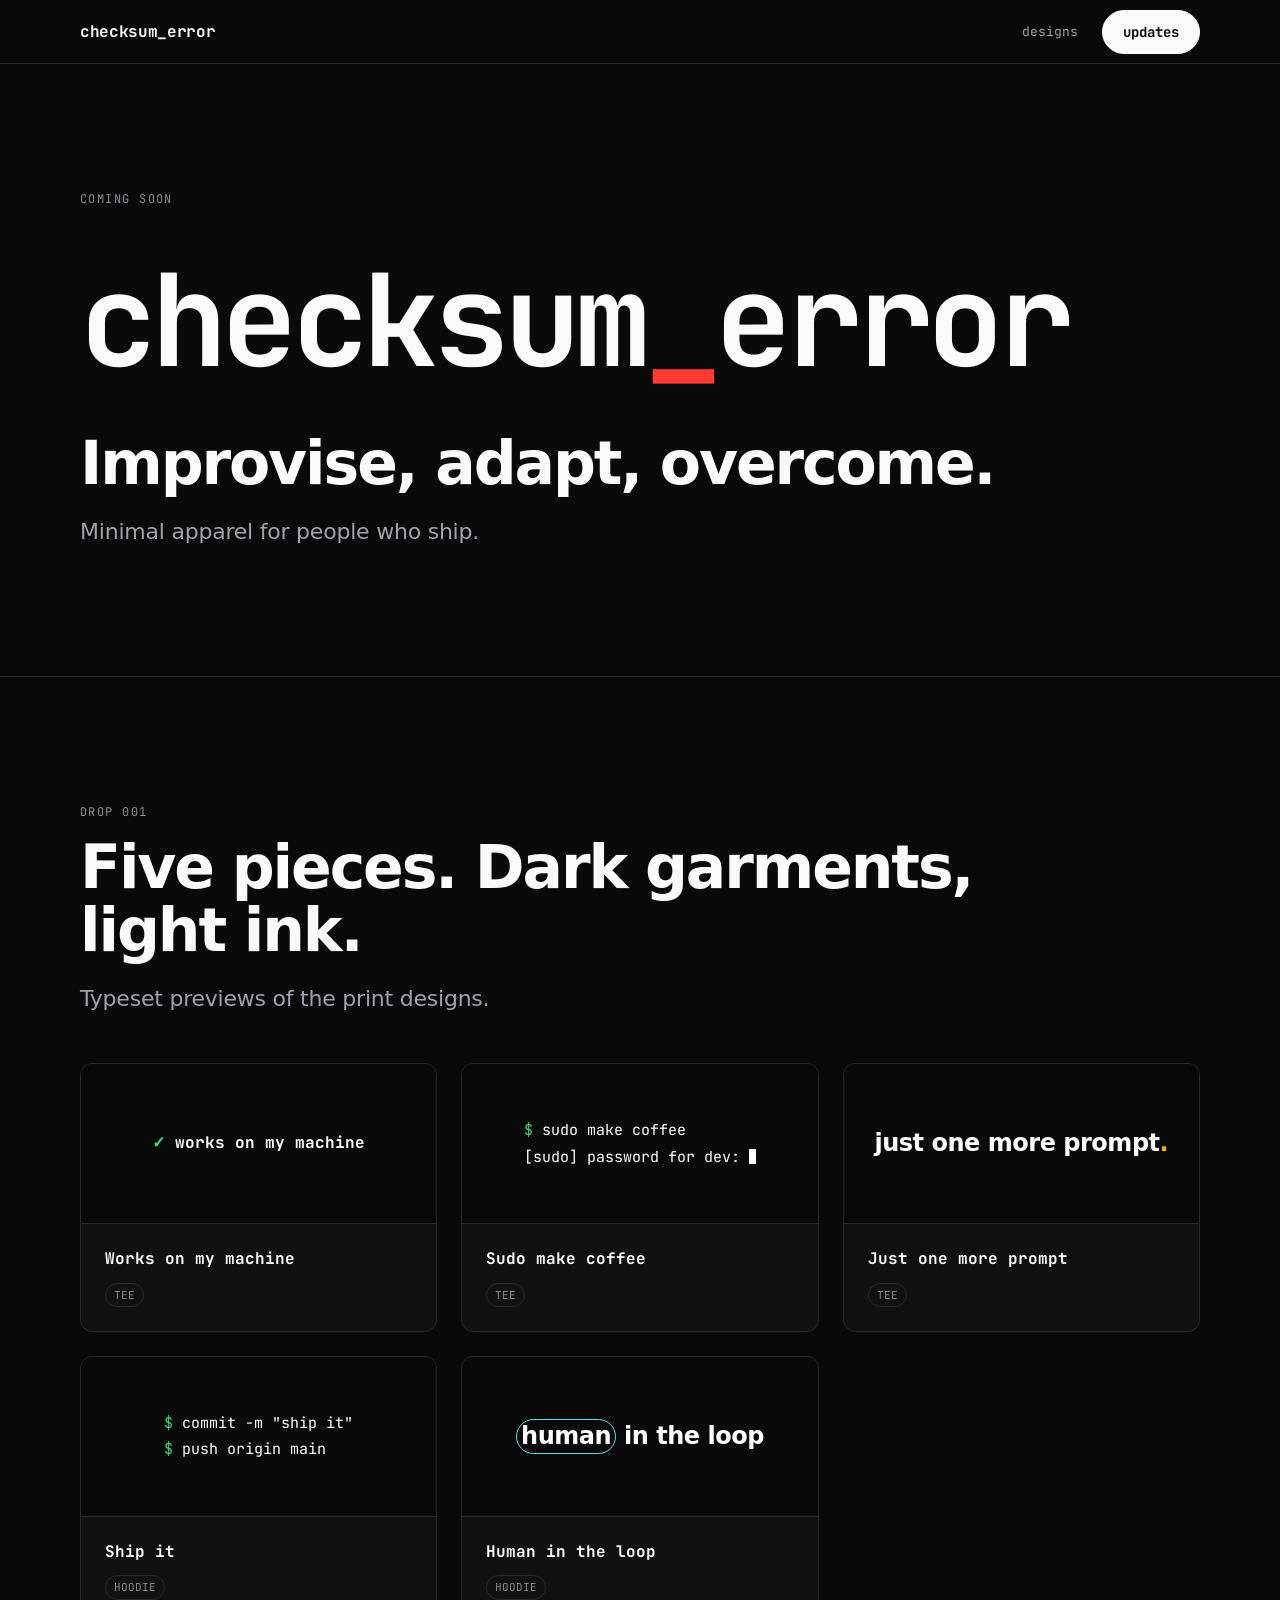
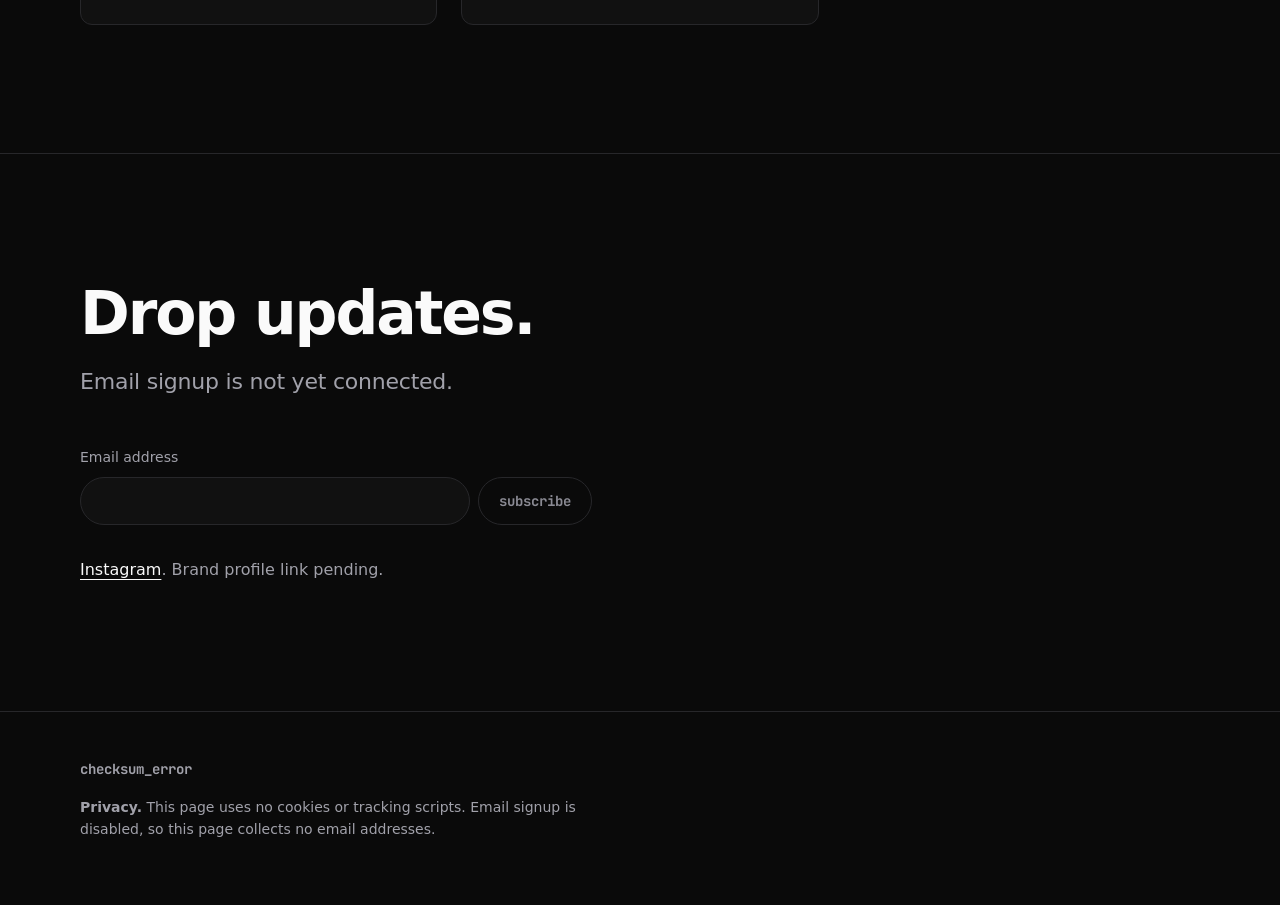
<file: index.html>
<!doctype html>
<html lang="en">
<head>
  <meta charset="utf-8">
  <meta name="viewport" content="width=device-width, initial-scale=1">
  <title>Checksum Error | Developer apparel coming soon</title>
  <meta name="description" content="Improvise, adapt, overcome. Minimal apparel for people who ship. Preview five typographic tees and hoodies from Checksum Error. Coming soon.">
  <meta name="theme-color" content="#0A0A0A">
  <meta name="color-scheme" content="dark">
  <link rel="canonical" href="https://checksumerror.io/">
  <link rel="icon" href="/favicon.svg" type="image/svg+xml">
  <link rel="apple-touch-icon" href="/apple-touch-icon.png">
  <link rel="preload" href="/fonts/jetbrains-mono-latin-700-normal.woff2" as="font" type="font/woff2" crossorigin>
  <link rel="stylesheet" href="/styles.css">

  <meta property="og:type" content="website">
  <meta property="og:site_name" content="Checksum Error">
  <meta property="og:title" content="Checksum Error | Developer apparel coming soon">
  <meta property="og:description" content="Improvise, adapt, overcome. Minimal apparel for people who ship. Preview five typographic tees and hoodies.">
  <meta property="og:url" content="https://checksumerror.io/">
  <meta property="og:image" content="https://checksumerror.io/og.png">
  <meta property="og:image:type" content="image/png">
  <meta property="og:image:width" content="1200">
  <meta property="og:image:height" content="630">
  <meta property="og:image:alt" content="checksum_error with a red underscore on a near-black background. Improvise, adapt, overcome. Coming soon.">
  <meta name="twitter:card" content="summary_large_image">
  <meta name="twitter:image:alt" content="checksum_error with a red underscore on a near-black background. Improvise, adapt, overcome. Coming soon.">
</head>
<body>
  <a class="skip-link" href="#main">Skip to content</a>

  <header class="site-header">
    <div class="wrap header-content">
      <a class="header-brand" href="/" aria-label="Checksum Error home">checksum_error</a>
      <nav aria-label="Main navigation">
        <a href="#designs">designs</a>
        <a class="button" href="#updates">updates</a>
      </nav>
    </div>
  </header>

  <main id="main" tabindex="-1">
    <section class="hero" aria-labelledby="pitch">
      <div class="wrap">
        <p class="eyebrow">Coming soon</p>
        <p class="wordmark" aria-label="Checksum Error">checksum<span class="signal">_</span><wbr>error</p>
        <h1 id="pitch">Improvise, adapt, overcome.</h1>
        <p class="lead">Minimal apparel for people who ship.</p>
      </div>
    </section>

    <section id="designs" aria-labelledby="designs-title">
      <div class="wrap">
        <p class="eyebrow">Drop 001</p>
        <h2 id="designs-title">Five pieces. Dark garments, light ink.</h2>
        <p class="lead">Typeset previews of the print designs.</p>

        <div class="design-grid">
          <article class="design">
            <div class="design-art">
              <p class="art-mono"><span class="ink-green" aria-hidden="true">✓</span> works on my machine</p>
            </div>
            <div class="design-info">
              <h3>Works on my machine</h3>
              <p class="tag">Tee</p>
            </div>
          </article>

          <article class="design">
            <div class="design-art">
              <p class="art-code"><code><span class="ink-green">$</span> sudo make coffee<br>[sudo] password for dev: <span class="cursor" aria-hidden="true"></span></code></p>
            </div>
            <div class="design-info">
              <h3>Sudo make coffee</h3>
              <p class="tag">Tee</p>
            </div>
          </article>

          <article class="design">
            <div class="design-art">
              <p class="art-sans">just one more prompt<span class="ink-amber">.</span></p>
            </div>
            <div class="design-info">
              <h3>Just one more prompt</h3>
              <p class="tag">Tee</p>
            </div>
          </article>

          <article class="design">
            <div class="design-art">
              <!-- REPLACE_ME_SHIP_IT_ART: confirm the final command text against the approved print. -->
              <p class="art-code"><code><span class="ink-green">$</span> commit -m "ship it"<br><span class="ink-green">$</span> push origin main</code></p>
            </div>
            <div class="design-info">
              <h3>Ship it</h3>
              <p class="tag">Hoodie</p>
            </div>
          </article>

          <article class="design">
            <div class="design-art">
              <p class="art-sans"><span class="ink-loop">human</span> in the loop</p>
            </div>
            <div class="design-info">
              <h3>Human in the loop</h3>
              <p class="tag">Hoodie</p>
            </div>
          </article>
        </div>
        <!-- REPLACE_ME_ETSY_LINKS: add purchase links once the shop and listings are live. -->
      </div>
    </section>

    <section id="updates" aria-labelledby="updates-title">
      <div class="wrap">
        <h2 id="updates-title">Drop updates.</h2>
        <p class="lead" id="signup-note">Email signup is not yet connected.</p>

        <!-- REPLACE_ME_EMAIL_SIGNUP: replace this disabled preview after the signup checklist in README.md is complete. -->
        <fieldset class="signup" disabled aria-describedby="signup-note">
          <legend class="visually-hidden">Email signup</legend>
          <label for="email">Email address</label>
          <div class="signup-controls">
            <input id="email" type="email" autocomplete="email">
            <button class="button secondary" type="button">subscribe</button>
          </div>
        </fieldset>

        <p class="social">
          <!-- REPLACE_ME_INSTAGRAM: use the verified Checksum Error profile URL and remove the pending note. -->
          <a href="https://www.instagram.com/" referrerpolicy="no-referrer">Instagram</a>.
          Brand profile link pending.
        </p>
      </div>
    </section>
  </main>

  <footer class="site-footer">
    <div class="wrap">
      <p class="footer-brand">checksum_error</p>
      <p class="privacy"><strong>Privacy.</strong> This page uses no cookies or tracking scripts. Email signup is disabled, so this page collects no email addresses.</p>
    </div>
  </footer>
</body>
</html>
</file>
<file: styles.css>
@font-face {
  font-family: "JetBrains Mono";
  src: url("/fonts/jetbrains-mono-latin-400-normal.woff2") format("woff2");
  font-weight: 400;
  font-display: swap;
}

@font-face {
  font-family: "JetBrains Mono";
  src: url("/fonts/jetbrains-mono-latin-700-normal.woff2") format("woff2");
  font-weight: 700;
  font-display: swap;
}

:root {
  color-scheme: dark;
  --void: #0A0A0A;
  --surface: #111111;
  --line: #27272A;
  --text: #FAFAFA;
  --muted: #A1A1AA;
  --dim: #8A8A93;
  --signal: #FF3B30;
  --ink-green: #3DDC84;
  --ink-amber: #FFB000;
  --ink-cyan: #5CE1E6;
  --mono: "JetBrains Mono", ui-monospace, "Cascadia Mono", "SF Mono", Menlo, Consolas, monospace;
  --sans: system-ui, -apple-system, "Segoe UI", Roboto, "Helvetica Neue", Arial, sans-serif;
  --gutter: 16px;
  --section-space: 80px;
  --header-height: 64px;
}

*, *::before, *::after {
  box-sizing: border-box;
}

body {
  margin: 0;
  background: var(--void);
  color: var(--text);
  font: 400 16px/1.65 var(--sans);
}

h1, h2, h3, p {
  margin: 0;
}

h1, h2 {
  max-inline-size: 22ch;
  font-size: clamp(32px, 5.5vw, 60px);
  font-weight: 800;
  letter-spacing: -0.035em;
  line-height: 1.05;
}

a {
  color: inherit;
}

:focus-visible {
  outline: 2px solid var(--text);
  outline-offset: 3px;
}

[id] {
  scroll-margin-block-start: calc(var(--header-height) + 16px);
}

.wrap {
  inline-size: min(1120px, calc(100% - 2 * var(--gutter)));
  margin-inline: auto;
}

.visually-hidden,
.skip-link:not(:focus) {
  position: absolute;
  inline-size: 1px;
  block-size: 1px;
  overflow: hidden;
  clip-path: inset(50%);
  white-space: nowrap;
}

.skip-link:focus {
  position: fixed;
  inset: 16px auto auto 16px;
  z-index: 3;
  padding: 8px 16px;
  background: var(--text);
  color: var(--void);
  border-radius: 999px;
}

.site-header {
  position: sticky;
  top: 0;
  z-index: 2;
  background: rgb(10 10 10 / 85%);
  backdrop-filter: blur(12px);
  border-block-end: 1px solid var(--line);
}

.header-content,
.site-header nav {
  display: flex;
  align-items: center;
  gap: 12px;
}

.header-content {
  justify-content: space-between;
  block-size: calc(var(--header-height) - 1px);
}

.site-header a {
  text-decoration: none;
  white-space: nowrap;
}

.header-brand {
  font: 700 16px/1 var(--mono);
  letter-spacing: -0.02em;
}

.site-header nav a:not(.button) {
  padding-block: 12px;
  color: var(--muted);
  font: 500 13px/1 var(--mono);
}

.site-header nav a:not(.button):hover {
  color: var(--text);
}

.button[href]:hover {
  border-color: var(--muted);
  background: var(--muted);
}

.button {
  display: inline-flex;
  align-items: center;
  justify-content: center;
  min-block-size: 44px;
  padding: 12px 20px;
  border: 1px solid var(--text);
  border-radius: 999px;
  background: var(--text);
  color: var(--void);
  font: 700 14px/1 var(--mono);
}

.button.secondary {
  border-color: var(--line);
  background: transparent;
  color: var(--dim);
}

section {
  padding-block: var(--section-space);
  border-block-end: 1px solid var(--line);
}

.eyebrow {
  margin-block-end: 16px;
  color: var(--dim);
  font: 500 12px/1.3 var(--mono);
  letter-spacing: 0.12em;
  text-transform: uppercase;
}

.hero .eyebrow {
  margin-block-end: 48px;
}

.wordmark {
  margin-block-end: 48px;
  font: 700 clamp(44px, 11vw, 128px)/1 var(--mono);
  letter-spacing: -0.05em;
}

.signal {
  color: var(--signal);
}

.lead {
  max-inline-size: 60ch;
  margin-block-start: 20px;
  color: var(--muted);
  font-size: clamp(18px, 2.2vw, 22px);
  letter-spacing: -0.01em;
  line-height: 1.5;
}

.design-grid {
  display: grid;
  grid-template-columns: minmax(0, 1fr);
  gap: 16px;
  margin-block-start: 48px;
}

.design {
  display: flex;
  flex-direction: column;
  overflow: hidden;
  border: 1px solid var(--line);
  border-radius: 12px;
  background: var(--surface);
}

.design:hover {
  border-color: #3F3F46;
}

.design-art {
  display: grid;
  place-items: center;
  min-block-size: 160px;
  padding: 24px;
  border-block-end: 1px solid var(--line);
  background: var(--void);
  color: #FFFFFF;
  text-align: center;
}

.art-mono {
  font: 700 16px/1.4 var(--mono);
}

.art-sans {
  font: 600 clamp(20px, 2.2vw, 24px)/1.35 var(--sans);
  letter-spacing: -0.02em;
}

.art-code {
  min-inline-size: 0;
  text-align: start;
  overflow-wrap: anywhere;
}

.art-code code {
  font: 400 clamp(13px, 1.5vw, 15px)/1.5 var(--mono);
}

.ink-green {
  color: var(--ink-green);
}

.ink-amber {
  color: var(--ink-amber);
}

.ink-loop {
  display: inline-block;
  padding-inline: 4px;
  border: 1px solid var(--ink-cyan);
  border-radius: 999px;
}

.cursor {
  display: inline-block;
  inline-size: 0.45em;
  block-size: 1em;
  background: currentColor;
  vertical-align: -0.15em;
}

.design-info {
  display: flex;
  flex: 1;
  flex-direction: column;
  align-items: flex-start;
  gap: 12px;
  padding: 24px;
}

.design-info h3 {
  font: 700 16px/1.4 var(--mono);
}

.tag {
  padding: 4px 8px;
  border: 1px solid var(--line);
  border-radius: 999px;
  color: var(--dim);
  font: 400 11px/1.3 var(--mono);
  text-transform: uppercase;
}

.signup {
  min-inline-size: 0;
  max-inline-size: 512px;
  margin: 48px 0 0;
  padding: 0;
  border: 0;
}

.signup label {
  display: block;
  margin-block-end: 8px;
  color: var(--muted);
  font-size: 14px;
}

.signup-controls {
  display: flex;
  flex-wrap: wrap;
  gap: 8px;
}

.signup input {
  flex: 1 1 144px;
  min-inline-size: 0;
  min-block-size: 44px;
  padding: 12px 20px;
  border: 1px solid var(--line);
  border-radius: 999px;
  background: var(--surface);
  color: var(--text);
  font: 400 14px/1.6 var(--mono);
}

.signup :disabled {
  cursor: not-allowed;
  opacity: 1;
}

.social {
  margin-block-start: 32px;
  color: var(--muted);
}

.social a {
  color: var(--text);
  text-underline-offset: 4px;
}

.site-footer {
  padding-block: 48px 64px;
}

.footer-brand {
  color: var(--muted);
  font: 700 14px/1.4 var(--mono);
}

.privacy {
  max-inline-size: 60ch;
  margin-block-start: 16px;
  color: var(--muted);
  font-size: 14px;
  line-height: 1.6;
}

.not-found {
  display: grid;
  align-items: center;
  min-block-size: 100vh;
  min-block-size: 100svh;
  padding-block: 80px;
}

.not-found .button {
  margin-block-start: 48px;
  text-decoration: none;
}

@media (min-width: 640px) {
  :root {
    --gutter: 24px;
    --section-space: 128px;
  }

  .header-content, .site-header nav {
    gap: 24px;
  }

  .design-grid {
    grid-template-columns: repeat(2, minmax(0, 1fr));
  }
}

@media (min-width: 980px) {
  .design-grid {
    grid-template-columns: repeat(3, minmax(0, 1fr));
    gap: 24px;
  }
}

@media (max-width: 359px) {
  .site-header nav a:not(.button) {
    display: none;
  }
}
</file>
